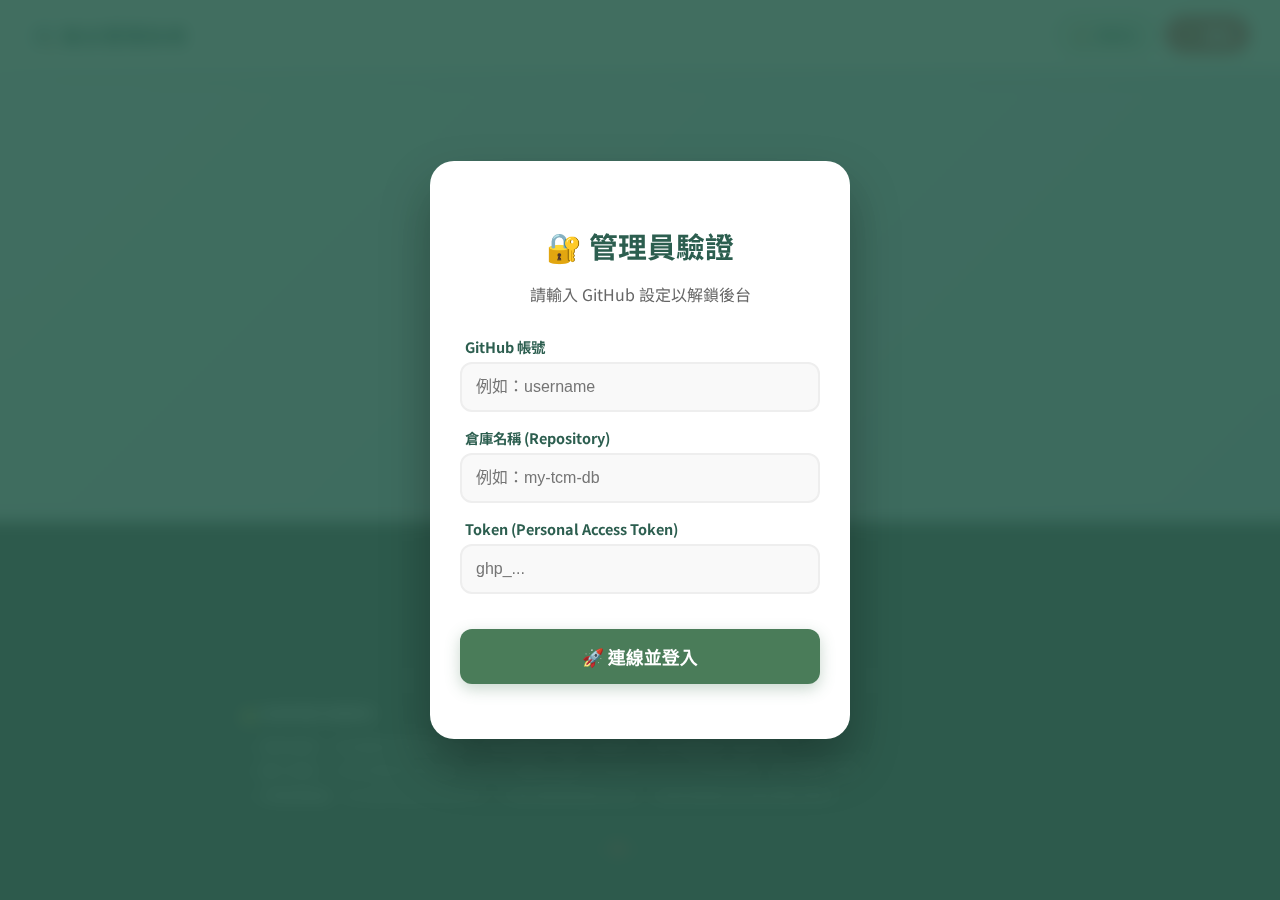
<file: admin_menu.html>
<!DOCTYPE html>
<html lang="zh-TW">
<head>
    <meta charset="UTF-8">
    <meta name="viewport" content="width=device-width, initial-scale=1.0">
    <title>後台管理入口 | 本草學園</title>
    <link href="https://fonts.googleapis.com/css2?family=Noto+Sans+TC:wght@400;500;700&display=swap" rel="stylesheet">
    <style>
        /* === 1. 全局設定 === */
        :root {
            --primary: #4A7C59;
            --primary-dark: #2C5E4F;
            --accent: #E8F5E9;
            --text-dark: #333;
            --text-light: #666;
            --danger: #dc3545;
        }

        * { box-sizing: border-box; }

        body {
            background: linear-gradient(135deg, #f5f7fa 0%, #c3cfe2 100%);
            min-height: 100vh;
            font-family: 'Noto Sans TC', sans-serif;
            margin: 0;
            display: flex;
            flex-direction: column; /* 讓頁尾置底的關鍵 */
        }

        /* === 2. 導覽列 (Navbar) === */
        nav {
            background: rgba(255, 255, 255, 0.95);
            backdrop-filter: blur(10px);
            padding: 15px 30px;
            box-shadow: 0 4px 20px rgba(0,0,0,0.05);
            display: flex;
            justify-content: space-between;
            align-items: center;
            position: fixed;
            top: 0;
            width: 100%;
            z-index: 100;
            transition: all 0.3s ease;
        }

        .nav-logo {
            font-size: 1.3rem;
            font-weight: 700;
            color: var(--primary-dark);
            display: flex;
            align-items: center;
            gap: 8px;
        }

        .nav-actions {
            display: flex;
            gap: 10px;
        }

        .nav-btn {
            text-decoration: none;
            padding: 8px 16px;
            border-radius: 50px;
            font-weight: bold;
            font-size: 0.9rem;
            transition: 0.2s;
            border: 1px solid transparent;
            display: flex;
            align-items: center;
            gap: 5px;
        }

        .btn-home {
            background: var(--accent);
            color: var(--primary-dark);
            border-color: var(--primary);
        }
        .btn-home:hover { background: #d0e8d4; }

        .btn-logout {
            background: var(--danger);
            color: white;
        }
        .btn-logout:hover { background: #c82333; }

        /* === 3. 主內容區 === */
        .container {
            width: 100%;
            max-width: 1000px;
            margin: 100px auto 40px; /* 避開 navbar */
            padding: 0 20px;
            flex: 1; /* 佔據剩餘空間 */
            text-align: center;
            /* 登入前隱藏，登入後顯示 */
            display: none; 
            animation: fadeIn 0.5s ease-out;
        }

        @keyframes fadeIn { from { opacity: 0; transform: translateY(20px); } to { opacity: 1; transform: translateY(0); } }

        h1 {
            color: var(--primary-dark);
            margin-bottom: 40px;
            font-size: 2.2rem;
            position: relative;
            display: inline-block;
        }
        
        h1::after {
            content: '';
            display: block;
            width: 60px;
            height: 4px;
            background: var(--primary);
            margin: 10px auto 0;
            border-radius: 2px;
        }

        /* === 4. 選單卡片網格 === */
        .menu-grid {
            display: grid;
            grid-template-columns: repeat(auto-fit, minmax(280px, 1fr));
            gap: 25px;
        }

        .menu-card {
            background: rgba(255, 255, 255, 0.85);
            backdrop-filter: blur(5px);
            padding: 40px 30px;
            border-radius: 24px;
            box-shadow: 0 10px 30px rgba(0,0,0,0.08);
            cursor: pointer;
            text-decoration: none;
            color: var(--text-dark);
            border: 2px solid white;
            transition: all 0.3s cubic-bezier(0.4, 0, 0.2, 1);
            position: relative;
            overflow: hidden;
        }

        .menu-card:hover {
            transform: translateY(-8px);
            box-shadow: 0 20px 40px rgba(74, 124, 89, 0.2);
            border-color: var(--primary);
        }

        .icon-box {
            width: 80px;
            height: 80px;
            background: var(--accent);
            border-radius: 50%;
            display: flex;
            align-items: center;
            justify-content: center;
            font-size: 3rem;
            margin: 0 auto 20px;
            transition: 0.3s;
        }

        .menu-card:hover .icon-box {
            transform: scale(1.1) rotate(5deg);
            background: #dcedc8;
        }

        .card-title {
            font-size: 1.6rem;
            font-weight: 700;
            color: var(--primary-dark);
            margin-bottom: 10px;
            display: block;
        }

        .card-desc {
            color: var(--text-light);
            font-size: 1rem;
            line-height: 1.6;
        }

        /* === 5. 登入視窗 (Modal) === */
        #login-overlay {
            position: fixed; top: 0; left: 0; width: 100%; height: 100%;
            background: rgba(44, 94, 79, 0.9); /* 深綠色背景 */
            backdrop-filter: blur(8px);
            z-index: 9999;
            display: flex; align-items: center; justify-content: center;
            padding: 20px;
        }

        .login-box {
            background: white;
            padding: 40px 30px;
            border-radius: 24px;
            width: 100%;
            max-width: 420px;
            text-align: center;
            box-shadow: 0 25px 50px rgba(0,0,0,0.3);
            animation: popIn 0.4s cubic-bezier(0.175, 0.885, 0.32, 1.275);
        }

        @keyframes popIn { from { opacity: 0; transform: scale(0.8); } to { opacity: 1; transform: scale(1); } }

        .login-box h2 { color: var(--primary-dark); font-size: 1.8rem; margin-bottom: 10px; }
        .login-box p { color: var(--text-light); margin-bottom: 30px; }

        .input-group { text-align: left; margin-bottom: 15px; }
        .input-group label { display: block; font-size: 0.9rem; font-weight: bold; color: var(--primary-dark); margin-bottom: 5px; margin-left: 5px; }
        
        input[type="text"], input[type="password"] {
            width: 100%; padding: 14px;
            border: 2px solid #eee; border-radius: 12px;
            font-size: 1rem; transition: 0.2s;
            background: #f9f9f9;
        }
        input:focus { border-color: var(--primary); outline: none; background: white; }

        .btn-login {
            background: var(--primary); color: white; border: none;
            padding: 15px; border-radius: 12px; font-size: 1.1rem;
            cursor: pointer; font-weight: bold; width: 100%; margin-top: 20px;
            transition: 0.2s; box-shadow: 0 5px 15px rgba(74, 124, 89, 0.3);
        }
        .btn-login:hover { background: #3a6346; transform: translateY(-2px); }

        #loading-msg { color: var(--primary); margin-top: 15px; font-weight: bold; display: none; }
        .error-msg { color: var(--danger); margin-top: 15px; font-size: 0.95rem; font-weight: bold; }

        /* === 6. 頁尾 === */
        footer {
            background: #333;
            color: #ccc;
            padding: 40px 20px;
            text-align: center;
            font-size: 0.9rem;
            margin-top: 60px;
        }

        /* === 7. 手機版優化 (Mobile Responsive) === */
        @media (max-width: 600px) {
            nav { padding: 12px 15px; }
            .nav-logo span { display: none; } /* 手機版隱藏 "後台管理系統" 文字，只留圖示，避免擁擠 */
            .nav-logo::before { content: '⚙️ 後台'; display: block; } /* 改用簡短文字 */
            
            .container { margin-top: 80px; padding: 0 15px; }
            h1 { font-size: 1.8rem; }
            
            .menu-grid { grid-template-columns: 1fr; gap: 15px; } /* 手機版強制單欄 */
            .menu-card { padding: 30px 20px; display: flex; align-items: center; text-align: left; gap: 20px; }
            
            /* 手機版卡片改為橫式排列 */
            .icon-box { margin: 0; width: 60px; height: 60px; font-size: 2rem; flex-shrink: 0; }
            .card-content { flex: 1; }
            .card-title { font-size: 1.3rem; margin-bottom: 5px; }
            .card-desc { font-size: 0.9rem; }

            .login-box { padding: 30px 20px; }
        }
    </style>
</head>
<body>

    <nav>
        <div class="nav-logo">
            <span>🛠️ 後台管理系統</span>
        </div>
        <div class="nav-actions">
            <a href="index.html" class="nav-btn btn-home">
                🏠 <span class="desktop-only">回前台</span>
            </a>
            <button onclick="logout()" class="nav-btn btn-logout">
                🚪 <span class="desktop-only">登出</span>
            </button>
        </div>
    </nav>

    <div class="container" id="main-menu">
        <h1>請選擇管理項目</h1>
        <div class="menu-grid">
            <a href="admin.html" class="menu-card">
                <div class="icon-box">💊</div>
                <div class="card-content">
                    <span class="card-title">中藥資料庫</span>
                    <span class="card-desc">管理傳統中藥材資料、圖片、基原、性味歸經與功效。</span>
                </div>
            </a>

            <a href="admin_pharma.html" class="menu-card">
                <div class="icon-box">🔬</div>
                <div class="card-content">
                    <span class="card-title">生藥資料庫</span>
                    <span class="card-desc">管理詳細生藥化學成分、結構圖與比較表。</span>
                </div>
            </a>

            <a href="admin_category.html" class="menu-card">
                <div class="icon-box">📚</div>
                <div class="card-content">
                    <span class="card-title">分類介紹編輯</span>
                    <span class="card-desc">編輯生藥各大分類的詳細介紹、合成路徑與比較表格。</span>
                </div>
            </a>
        </div>
        
        <button onclick="logout()" style="background:transparent; border:1px solid #ccc; color:#888; padding:10px 25px; border-radius:30px; margin-top:50px; cursor:pointer; font-size:0.9rem; transition:0.2s;">
            登出系統
        </button>
    </div>

    <div id="login-overlay">
        <div class="login-box">
            <h2>🔐 管理員驗證</h2>
            <p>請輸入 GitHub 設定以解鎖後台</p>
            
            <div class="input-group">
                <label>GitHub 帳號</label>
                <input type="text" id="gh-user" placeholder="例如：username">
            </div>
            <div class="input-group">
                <label>倉庫名稱 (Repository)</label>
                <input type="text" id="gh-repo" placeholder="例如：my-tcm-db">
            </div>
            <div class="input-group">
                <label>Token (Personal Access Token)</label>
                <input type="password" id="gh-token" placeholder="ghp_...">
            </div>
            
            <button class="btn-login" onclick="performLogin()">🚀 連線並登入</button>
            <div id="loading-msg">⏳ 連線驗證中...</div>
            <div id="login-msg" class="error-msg"></div>
        </div>
    </div>

    <footer style="background: #333; color: #ccc; padding: 40px 20px; text-align: center; font-size: 0.9rem; margin-top: auto;">
        <div style="max-width: 800px; margin: 0 auto; line-height: 1.8;">
            <div style="font-weight: bold; font-size: 1.1rem; color: #fff; margin-bottom: 15px;">
                <span id="footer-year"></span> © 本草學園 (Pharma Garden)
            </div>
            <p style="margin-bottom: 20px;">
                本網站內容由學生練習製作，<br>
                <strong>僅供學術交流、國考複習與教育用途使用</strong>。
            </p>
            <hr style="border: 0; border-top: 1px solid #555; margin: 20px 0;">
            <div style="text-align: left; font-size: 0.85rem; color: #aaa;">
                <p style="color: #ddd; margin-bottom: 8px;"><strong>⚠️ 免責與著作權聲明：</strong></p>
                <ul style="padding-left: 20px; margin: 0;">
                    <li><strong>資料來源：</strong>內容彙整自藥學教科書、學術講義及網路公開資訊，著作權歸原作者所有。</li>
                    <li><strong>圖片來源：</strong>化學結構圖與植物圖片引用自 <strong>Wikimedia Commons</strong> 及公有領域資源，僅作教學示意。</li>
                    <li><strong>非醫療建議：</strong>本站資訊僅供學習參考，不構成醫療建議或診斷，用藥問題請諮詢專業醫師藥師。</li>
                </ul>
            </div>
            <div style="margin-top: 30px; font-size: 0.8rem; color: #666;">
                Designed with ❤️ by Pharmacy Student
            </div>
        </div>
    </footer>

    <script src="utils.js"></script>

    <script>
        // 頁面載入時檢查是否已登入
        document.addEventListener('DOMContentLoaded', () => {
            document.getElementById('footer-year').innerText = new Date().getFullYear();
            const savedConfig = localStorage.getItem('tcm_admin_config');
            if (savedConfig) {
                const config = JSON.parse(savedConfig);
                // 自動填入欄位
                document.getElementById('gh-user').value = config.user;
                document.getElementById('gh-repo').value = config.repo;
                document.getElementById('gh-token').value = config.token;
                
                // 自動驗證
                verifyAndUnlock(config.token, config.user, config.repo);
            }
        });

        function performLogin() {
            const user = document.getElementById('gh-user').value.trim();
            const repo = document.getElementById('gh-repo').value.trim();
            const token = document.getElementById('gh-token').value.trim();

            if (!user || !repo || !token) {
                showError("請填寫完整資訊");
                return;
            }
            verifyAndUnlock(token, user, repo);
        }

        function verifyAndUnlock(token, user, repo) {
            const loading = document.getElementById('loading-msg');
            const errorDiv = document.getElementById('login-msg');
            
            loading.style.display = 'block';
            errorDiv.innerText = "";

            // 呼叫 utils.js
            if (typeof initGitHubConfig === 'undefined') {
                showError("找不到 utils.js，請檢查檔案");
                loading.style.display = 'none';
                return;
            }

            initGitHubConfig(token, user, repo)
                .then(() => {
                    // 驗證成功
                    const config = { token, user, repo };
                    localStorage.setItem('tcm_admin_config', JSON.stringify(config));
                    
                    // 淡出登入框，淡入主選單
                    document.getElementById('login-overlay').style.transition = 'opacity 0.5s';
                    document.getElementById('login-overlay').style.opacity = '0';
                    setTimeout(() => {
                        document.getElementById('login-overlay').style.display = 'none';
                        const menu = document.getElementById('main-menu');
                        menu.style.display = 'block';
                    }, 500);
                })
                .catch(err => {
                    showError("驗證失敗：" + err.message);
                    // 失敗也要顯示登入框 (如果是自動登入失敗的情況)
                    document.getElementById('login-overlay').style.display = 'flex';
                })
                .finally(() => {
                    loading.style.display = 'none';
                });
        }

        function showError(msg) {
            document.getElementById('login-msg').innerText = msg;
        }

        function logout() {
            if(confirm("確定要登出嗎？")) {
                localStorage.removeItem('tcm_admin_config');
                location.reload();
            }
        }
    </script>
</body>
</html>
</file>
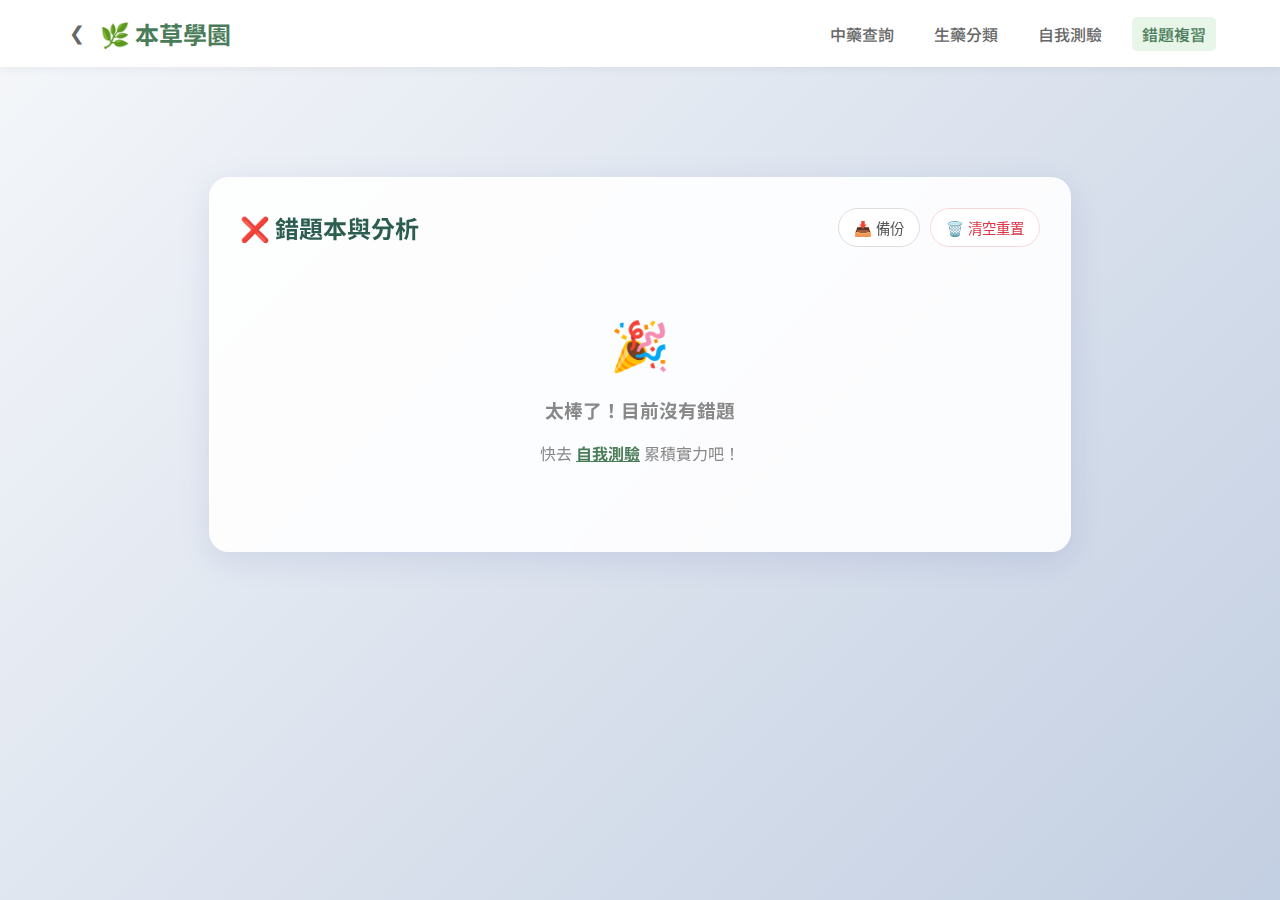
<file: mistakes.html>
<!DOCTYPE html>
<html lang="zh-TW">
<head>
    <meta charset="UTF-8">
    <meta name="viewport" content="width=device-width, initial-scale=1.0">
    <title>智能錯題本 | 本草學園</title>
    <link rel="stylesheet" href="style.css">
    <link href="https://fonts.googleapis.com/css2?family=Noto+Sans+TC:wght@400;500;700&display=swap" rel="stylesheet">
    <style>
        /* === 繼承 quiz.html 的質感風格 === */
        body { background: linear-gradient(135deg, #f5f7fa 0%, #c3cfe2 100%); min-height: 100vh; font-family: 'Noto Sans TC', sans-serif; margin: 0; padding: 0; }
        
        /* 導覽列 */
        nav { display: flex; justify-content: space-between; align-items: center; padding: 1rem 5%; background: rgba(255,255,255,0.98); box-shadow: 0 2px 10px rgba(0,0,0,0.05); position: sticky; top: 0; z-index: 1000; }
        .nav-left { display: flex; align-items: center; gap: 10px; }
        .back-btn { font-size: 1.2rem; cursor: pointer; border: none; background: none; color: #666; }
        .logo { font-weight: 700; font-size: 1.5rem; color: #4A7C59; text-decoration: none; }
        .menu { list-style: none; display: flex; gap: 20px; padding: 0; margin: 0; }
        .menu li a { text-decoration: none; color: #666; font-weight: 500; padding: 5px 10px; border-radius: 5px; transition: 0.3s; }
        .menu li a.active, .menu li a:hover { color: #4A7C59; background: #e8f5e9; }
        .burger { display: none; font-size: 1.5rem; cursor: pointer; color: #4A7C59; }
        @media (max-width: 768px) {
            .burger { display: block; }
            .menu { display: none; flex-direction: column; position: absolute; top: 60px; left: 0; width: 100%; background: white; box-shadow: 0 5px 10px rgba(0,0,0,0.1); padding: 20px 0; text-align: center; }
            .menu.show { display: flex; }
        }

        /* 主面板 */
        .glass-panel { background: rgba(255, 255, 255, 0.9); backdrop-filter: blur(10px); border-radius: 20px; padding: 30px; box-shadow: 0 8px 32px 0 rgba(31, 38, 135, 0.1); border: 1px solid rgba(255, 255, 255, 0.18); margin-bottom: 20px; max-width: 800px; margin: 30px auto; min-height: 300px; }
        
        /* === 新增：弱點分析儀表板 === */
        .stats-box {
            background: #fff; border-radius: 15px; padding: 20px; margin-bottom: 25px;
            box-shadow: 0 4px 15px rgba(0,0,0,0.05); border: 1px solid #e0e0e0;
        }
        .stat-row { display: flex; align-items: center; margin-bottom: 8px; font-size: 0.9rem; color: #555; }
        .stat-label { width: 80px; font-weight: bold; }
        .stat-bar-bg { flex: 1; height: 10px; background: #eee; border-radius: 5px; overflow: hidden; margin: 0 10px; }
        .stat-bar-fill { height: 100%; background: linear-gradient(90deg, #ff9a9e 0%, #fecfef 99%, #fecfef 100%); border-radius: 5px; width: 0%; transition: width 0.5s ease; }
        .stat-count { width: 40px; text-align: right; font-weight: bold; color: #4A7C59; }
        .weakness-alert {
            background: #fff3cd; color: #856404; padding: 10px 15px; border-radius: 8px;
            font-size: 0.9rem; margin-top: 15px; border-left: 4px solid #ffeeba;
        }

        /* 錯題卡片 */
        .mistake-card {
            background: white; border-radius: 12px; padding: 20px; margin-bottom: 15px;
            border-left: 6px solid #dc3545; /* 紅色代表錯誤 */
            box-shadow: 0 4px 6px rgba(0,0,0,0.05); display: flex; justify-content: space-between; align-items: center;
            transition: transform 0.2s;
        }
        .mistake-card:hover { transform: translateY(-3px); box-shadow: 0 8px 15px rgba(0,0,0,0.1); }
        .m-info h3 { margin: 0 0 5px 0; color: #333; font-size: 1.2rem; }
        .m-meta { font-size: 0.85rem; color: #888; margin-top: 5px; }
        .m-tag { background: #ffebee; color: #c62828; padding: 3px 10px; border-radius: 20px; font-size: 0.8rem; font-weight: bold; margin-left: 5px; }
        .wrong-ans { color: #dc3545; text-decoration: line-through; margin-right: 5px; font-weight:bold; }
        
        /* 按鈕群 */
        .ai-btn { background: linear-gradient(135deg, #667eea 0%, #764ba2 100%); color: white; border: none; padding: 8px 18px; border-radius: 50px; cursor: pointer; font-size: 0.9rem; font-weight: bold; display: flex; align-items: center; gap: 5px; transition: 0.2s; white-space: nowrap; }
        .ai-btn:hover { transform: scale(1.05); }
        .btn-sm { padding: 8px 15px; border: 1px solid #ddd; background: white; border-radius: 20px; cursor: pointer; font-size: 0.9rem; transition: 0.2s; color: #555; }
        .btn-sm:hover { background: #eee; }
        .btn-danger { color: #dc3545; border-color: #f8d7da; }
        .btn-danger:hover { background: #f8d7da; }

        /* 彈窗 */
        .modal { display:none; position:fixed; top:0; left:0; width:100%; height:100%; background:rgba(0,0,0,0.5); z-index:1000; animation: fadeIn 0.3s; }
        .modal-content { background:white; width:90%; max-width:500px; margin:10vh auto; padding:30px; border-radius:20px; position:relative; box-shadow: 0 20px 50px rgba(0,0,0,0.2); }
        @keyframes fadeIn { from {opacity:0} to {opacity:1} }
    </style>
</head>
<body>
    <nav>
        <div class="nav-left">
            <button class="back-btn" onclick="location.href='index.html'">❮</button>
            <a href="index.html" class="logo">🌿 本草學園</a>
        </div>
        <div class="burger" onclick="toggleMenu()">☰</div>
        <ul class="menu" id="nav-menu">
            <li><a href="index.html">中藥查詢</a></li>
            <li><a href="pharmacognosy.html">生藥分類</a></li>
            <li><a href="quiz.html">自我測驗</a></li>
            <li><a href="mistakes.html" class="active">錯題複習</a></li>
        </ul>
    </nav>

    <main>
        <div class="glass-panel">
            <div style="display:flex; justify-content:space-between; align-items:center; margin-bottom:20px; flex-wrap:wrap; gap:10px;">
                <h2 style="color:#2C5E4F; margin:0;">❌ 錯題本與分析</h2>
                <div style="display:flex; gap:10px;">
                    <button class="btn-sm" onclick="exportMistakes()">📥 備份</button>
                    <button class="btn-sm btn-danger" onclick="clearMistakes()">🗑️ 清空重置</button>
                </div>
            </div>

            <div id="analysis-panel" class="stats-box" style="display:none;">
                <h3 style="margin-top:0; color:#333; font-size:1rem;">📊 你的弱點分析</h3>
                <div id="stats-bars">
                    </div>
                <div id="ai-suggestion" class="weakness-alert">
                    </div>
            </div>

            <div id="mistakes-list">
                <p style="text-align:center; color:#999;">讀取中...</p>
            </div>
        </div>
    </main>

    <div id="ai-modal" class="modal">
        <div class="modal-content">
            <span onclick="closeModal()" style="position:absolute; right:20px; top:20px; cursor:pointer; font-size:1.5rem; color:#999;">&times;</span>
            <h3 style="color:#764ba2; margin-top:0;">🤖 AI 助教分析</h3>
            <p style="color:#666; font-size:0.95rem;">複製下方指令，詢問 ChatGPT 或 Gemini 為什麼你會錯：</p>
            <textarea id="ai-prompt-box" style="width:100%; height:120px; padding:15px; border-radius:12px; border:2px solid #eee; resize:none; margin-bottom:15px;"></textarea>
            <div style="text-align:right;">
                <button class="ai-btn" onclick="copyPrompt()">📋 複製指令</button>
            </div>
        </div>
    </div>

    <script>
        function toggleMenu() { document.getElementById('nav-menu').classList.toggle('show'); }

        const modeMap = {
            'origin': '基原', 'chemistry': '成分', 'effects': '功效', 
            'family': '科名', 'latin_name': '生藥名', 'image': '外觀',
            'chinese_name': '中藥名'
        };

        // --- 核心：讀取與分析 ---
        function loadMistakes() {
            const container = document.getElementById('mistakes-list');
            if (!container) return;
            container.innerHTML = "";

            let list = [];
            try {
                const rawData = localStorage.getItem('tcm_mistakes_v2');
                if (rawData) list = JSON.parse(rawData);
            } catch (e) {
                console.error("Data error", e);
                localStorage.removeItem('tcm_mistakes_v2');
                list = [];
            }

            if (!Array.isArray(list) || list.length === 0) {
                container.innerHTML = `
                    <div style="text-align:center; padding:40px; color:#888;">
                        <div style="font-size:3rem; margin-bottom:10px;">🎉</div>
                        <h3>太棒了！目前沒有錯題</h3>
                        <p>快去 <a href="quiz.html" style="color:#4A7C59; font-weight:bold;">自我測驗</a> 累積實力吧！</p>
                    </div>`;
                document.getElementById('analysis-panel').style.display = 'none'; // 沒資料就隱藏分析
                return;
            }

            // 1. 執行弱點統計
            renderStatistics(list);

            // 2. 顯示列表 (排序：最新的在上面)
            list.sort((a, b) => (b.timestamp || 0) - (a.timestamp || 0));

            list.forEach(item => {
                try {
                    // ★ 時間格式：顯示年月日時分秒
                    const dateObj = new Date(item.timestamp);
                    const dateStr = dateObj.toLocaleString('zh-TW', { 
                        year: 'numeric', month: '2-digit', day: '2-digit', 
                        hour: '2-digit', minute: '2-digit', second: '2-digit', hour12: false 
                    });
                    
                    const modeName = modeMap[item.mode] || item.mode || '綜合';
                    let wrongDisplay = String(item.wrong_choise || '未作答');
                    if (wrongDisplay.includes('http') || wrongDisplay.includes('images/')) wrongDisplay = "[圖片]";
                    
                    const div = document.createElement('div');
                    div.className = 'mistake-card';
                    div.innerHTML = `
                        <div class="m-info">
                            <h3>${item.name || '未知藥材'} <span class="m-tag">${modeName}</span></h3>
                            <div class="m-meta">
                                <span>累積錯誤: <b style="color:#dc3545">${item.count || 1}</b> 次</span>
                                <span style="margin:0 10px; color:#ddd;">|</span>
                                <span>🕒 ${dateStr}</span>
                            </div>
                            <div style="font-size:0.9rem; color:#555; margin-top:8px;">
                                誤選為: <span class="wrong-ans">${wrongDisplay}</span>
                            </div>
                        </div>
                        <button class="ai-btn" onclick="analyzeError('${item.name}', '${modeName}', '${wrongDisplay}')">
                            ✨ AI分析
                        </button>
                    `;
                    container.appendChild(div);
                } catch (err) { console.warn("Skip broken item"); }
            });
        }

        // --- ★ 新增：弱點統計邏輯 ---
        function renderStatistics(list) {
            const statsPanel = document.getElementById('analysis-panel');
            const barsContainer = document.getElementById('stats-bars');
            const aiSuggestion = document.getElementById('ai-suggestion');
            
            statsPanel.style.display = 'block';
            
            // 1. 計算各模式錯誤次數
            const counts = {};
            let maxCount = 0;
            let totalErrors = 0;
            
            list.forEach(item => {
                const modeName = modeMap[item.mode] || item.mode;
                counts[modeName] = (counts[modeName] || 0) + (item.count || 1); // 累加該藥材的錯誤次數
                totalErrors += (item.count || 1);
            });

            // 找出最大值用來算比例
            for (let k in counts) {
                if (counts[k] > maxCount) maxCount = counts[k];
            }

            // 2. 排序並生成長條圖 HTML
            // 將 counts 轉為陣列排序: [['基原', 5], ['成分', 2]...]
            const sortedCounts = Object.entries(counts).sort((a, b) => b[1] - a[1]);
            
            let barsHtml = "";
            sortedCounts.forEach(([mode, count]) => {
                const percent = (count / totalErrors) * 100; // 佔總錯誤的百分比 (或是用 maxCount 做相對比例)
                const widthPercent = (count / maxCount) * 100; // 視覺上的長度
                
                barsHtml += `
                    <div class="stat-row">
                        <div class="stat-label">${mode}</div>
                        <div class="stat-bar-bg">
                            <div class="stat-bar-fill" style="width: ${widthPercent}%;"></div>
                        </div>
                        <div class="stat-count">${count}次</div>
                    </div>
                `;
            });
            barsContainer.innerHTML = barsHtml;

            // 3. 自動生成建議評語
            const weakestMode = sortedCounts[0][0]; // 錯最多的那個
            let advice = "";
            if (weakestMode.includes("基原")) advice = "你的「基原」錯誤率最高！建議整理一份『多基原藥材對照表』加強記憶。";
            else if (weakestMode.includes("成分")) advice = "「化學成分」是你的弱點，建議搭配結構圖，並注意『指標成分』的區分。";
            else if (weakestMode.includes("外觀")) advice = "你對「藥材外觀」比較陌生，建議在測驗時多選『圖片模式』來刷題！";
            else if (weakestMode.includes("科名")) advice = "「科名」容易搞混，試著用口訣把同科的藥材串在一起背誦。";
            else advice = `看來你在「${weakestMode}」這部分遇到瓶頸了，建議針對這個主題進行單項特訓！`;

            aiSuggestion.innerHTML = `💡 <b>學習診斷：</b>${advice}`;
        }

        function clearMistakes() {
            if(confirm("⚠️ 確定要清空錯題本嗎？")) {
                localStorage.removeItem('tcm_mistakes_v2');
                loadMistakes();
            }
        }

        function exportMistakes() {
            const data = localStorage.getItem('tcm_mistakes_v2');
            if (!data || data === "[]") return alert("沒資料可備份");
            const blob = new Blob([data], {type: "application/json"});
            const a = document.createElement('a');
            a.href = URL.createObjectURL(blob);
            a.download = `錯題備份.json`;
            a.click();
        }

        // AI 彈窗
        function analyzeError(name, mode, wrong) {
            document.getElementById('ai-modal').style.display = 'block';
            document.getElementById('ai-prompt-box').value = 
                `我複習中藥「${name}」的「${mode}」時誤選了「${wrong}」。請幫我分析混淆原因並提供記憶口訣。`;
        }
        function copyPrompt() {
            document.getElementById('ai-prompt-box').select();
            document.execCommand("copy");
            alert("已複製！");
        }
        function closeModal() { document.getElementById('ai-modal').style.display = 'none'; }
        window.onclick = function(e) { if(e.target == document.getElementById('ai-modal')) closeModal(); }

        loadMistakes();
    </script>
</body>
</html>
</file>
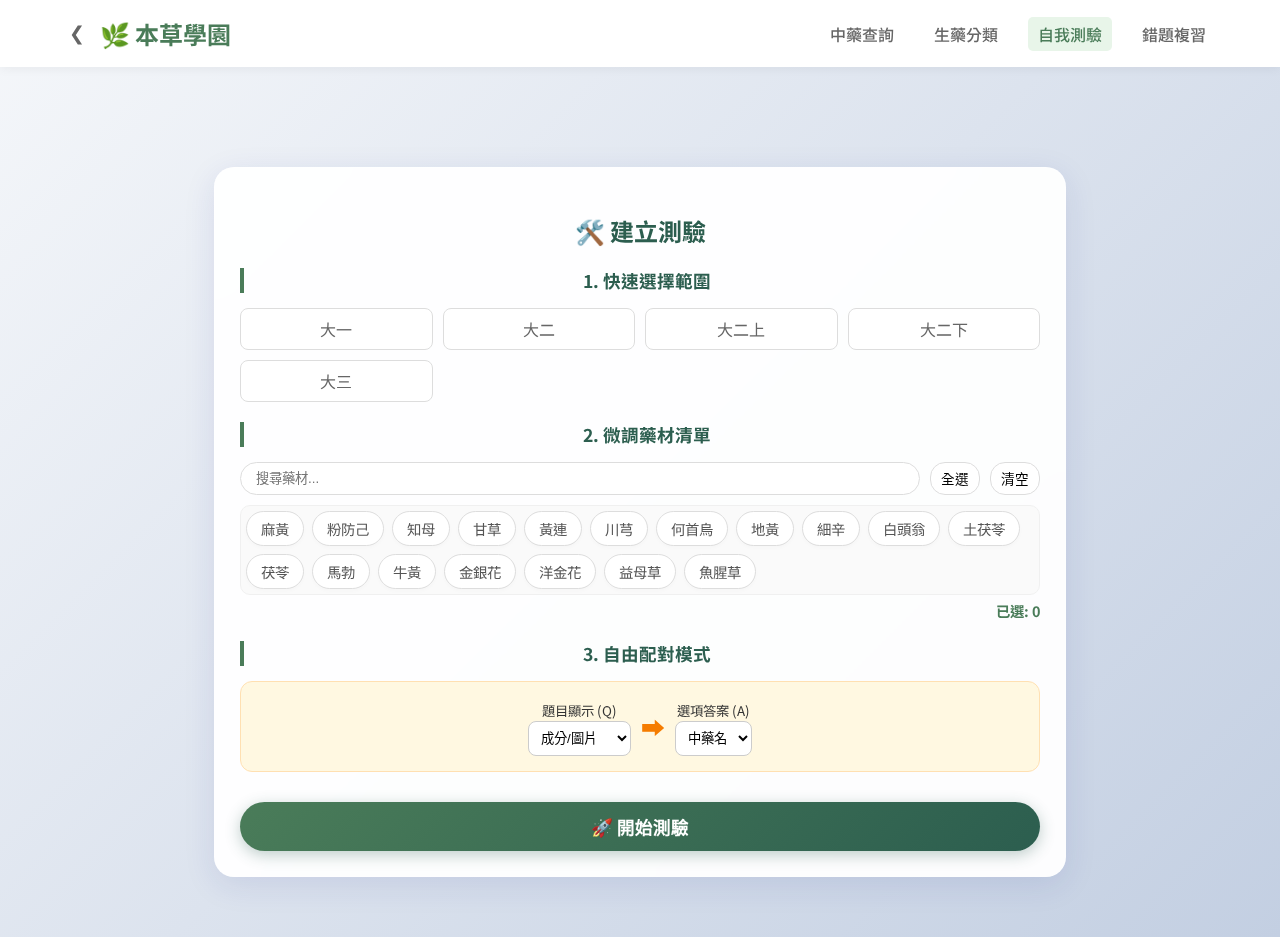
<file: quiz.html>
<!DOCTYPE html>
<html lang="zh-TW">
<head>
    <meta charset="UTF-8">
    <meta name="viewport" content="width=device-width, initial-scale=1.0">
    <title>自我測驗 | 本草學園</title>
    <link rel="stylesheet" href="style.css">
    <link href="https://fonts.googleapis.com/css2?family=Noto+Sans+TC:wght@400;500;700&display=swap" rel="stylesheet">
    <style>
        /* =========================================
           ✨ 全域與導覽列樣式 (強制修復選單消失問題)
           ========================================= */
        body {
            background: linear-gradient(135deg, #f5f7fa 0%, #c3cfe2 100%);
            min-height: 100vh;
            font-family: 'Noto Sans TC', sans-serif;
            margin: 0; padding: 0;
        }

        /* 導覽列 Nav */
        nav {
            display: flex; justify-content: space-between; align-items: center;
            padding: 1rem 5%; background: rgba(255,255,255,0.98);
            box-shadow: 0 2px 10px rgba(0,0,0,0.05); position: sticky; top: 0; z-index: 1000;
        }
        .nav-left { display: flex; align-items: center; gap: 10px; }
        .back-btn { font-size: 1.2rem; cursor: pointer; border: none; background: none; color: #666; }
        .logo { font-weight: 700; font-size: 1.5rem; color: #4A7C59; text-decoration: none; }

        /* 選單與漢堡按鈕 */
        .menu { list-style: none; display: flex; gap: 20px; padding: 0; margin: 0; }
        .menu li a { text-decoration: none; color: #666; font-weight: 500; padding: 5px 10px; border-radius: 5px; transition: 0.3s; }
        .menu li a.active, .menu li a:hover { color: #4A7C59; background: #e8f5e9; }
        
        .burger { display: none; font-size: 1.5rem; cursor: pointer; color: #4A7C59; }

        @media (max-width: 768px) {
            .burger { display: block; }
            .menu {
                display: none; flex-direction: column; position: absolute;
                top: 60px; left: 0; width: 100%; background: white;
                box-shadow: 0 5px 10px rgba(0,0,0,0.1); padding: 20px 0; text-align: center;
            }
            .menu.show { display: flex; }
        }

        /* =========================================
           🧪 測驗專屬樣式
           ========================================= */
        .glass-panel {
            background: rgba(255, 255, 255, 0.95);
            backdrop-filter: blur(10px);
            border-radius: 20px;
            padding: 25px;
            box-shadow: 0 8px 32px 0 rgba(31, 38, 135, 0.1);
            border: 1px solid rgba(255, 255, 255, 0.18);
            margin-bottom: 20px;
            max-width: 800px; margin: 20px auto;
        }

        .section-title {
            font-size: 1.1rem; color: #2C5E4F; font-weight: bold;
            margin-bottom: 15px; border-left: 4px solid #4A7C59; padding-left: 10px;
        }

        /* --- 1. 年級 Checkbox --- */
        .checkbox-grid { display: grid; grid-template-columns: repeat(4, 1fr); gap: 10px; }
        .grade-check { cursor: pointer; }
        .grade-check input { display: none; }
        .grade-box {
            display: block; text-align: center; padding: 8px;
            border: 1px solid #ddd; border-radius: 8px; color: #666; background: white; transition: 0.2s;
        }
        .grade-check input:checked ~ .grade-box {
            background: #e8f5e9; border-color: #4A7C59; color: #2C5E4F; font-weight: bold;
        }

        /* --- 2. 藥材小按鈕 (Chips) --- */
        .herb-chip-container {
            display: flex; flex-wrap: wrap; gap: 8px;
            max-height: 250px; overflow-y: auto;
            padding: 5px; border: 1px solid #f0f0f0; border-radius: 10px; background: #fafafa;
        }
        
        .herb-chip { cursor: pointer; user-select: none; }
        .herb-chip input { display: none; } /* 隱藏原本的 checkbox */
        
        .chip-content {
            display: inline-block;
            padding: 6px 14px;
            border: 1px solid #ddd;
            border-radius: 20px; /* 圓角膠囊狀 */
            background: white;
            color: #555;
            font-size: 0.9rem;
            transition: all 0.2s;
            box-shadow: 0 2px 4px rgba(0,0,0,0.02);
        }

        /* 選中時的樣式 (變綠色) */
        .herb-chip input:checked ~ .chip-content {
            background: #4A7C59;
            color: white;
            border-color: #4A7C59;
            box-shadow: 0 4px 8px rgba(74, 124, 89, 0.3);
            transform: translateY(-1px);
        }

        /* --- 3. 自由配對模式 --- */
        .mode-selector {
            display: flex; gap: 10px; align-items: center; justify-content: center;
            background: #fff8e1; padding: 15px; border-radius: 12px; border: 1px solid #ffe0b2;
        }
        .mode-select { padding: 8px; border-radius: 8px; border: 1px solid #ccc; background: white; }

        /* --- 4. 測驗按鈕與進度條 --- */
        .progress-container { width: 100%; background: #e0e0e0; height: 8px; border-radius: 10px; margin-bottom: 20px; overflow: hidden; }
        .progress-bar { height: 100%; background: linear-gradient(90deg, #4A7C59, #81c784); width: 0%; transition: width 0.3s; }

        .question-text { font-size: 1.8rem; font-weight: bold; color: #333; margin: 15px 0; text-align: center; }
        .question-img { max-height: 180px; max-width: 100%; display: block; margin: 10px auto; border-radius: 8px; }

        .option-grid { display: grid; grid-template-columns: 1fr 1fr; gap: 15px; }
        @media (max-width: 600px) { .option-grid { grid-template-columns: 1fr; } }

        .option-btn {
            background: white; border: 2px solid #eee; border-radius: 15px;
            padding: 15px; min-height: 60px; cursor: pointer;
            display: flex; flex-direction: column; align-items: center; justify-content: center;
            font-size: 1.1rem; color: #444; transition: 0.2s; position: relative;
        }
        .option-btn:hover { border-color: #4A7C59; box-shadow: 0 5px 15px rgba(0,0,0,0.05); }
        .option-btn img { max-height: 80px; object-fit: contain; margin-bottom: 5px; }
        
        .option-btn.correct { background: #d4edda; border-color: #28a745; color: #155724; }
        .option-btn.wrong { background: #f8d7da; border-color: #dc3545; color: #721c24; animation: shake 0.4s; }
        @keyframes shake { 0%, 100% { transform: translateX(0); } 25% { transform: translateX(-5px); } 75% { transform: translateX(5px); } }

        .btn-primary {
            background: linear-gradient(135deg, #4A7C59 0%, #2C5E4F 100%);
            color: white; border: none; padding: 12px; border-radius: 50px;
            font-size: 1.1rem; font-weight: bold; cursor: pointer; width: 100%; margin-top: 20px;
            box-shadow: 0 4px 15px rgba(44, 94, 79, 0.3); transition: 0.3s;
        }
        .btn-primary:hover { transform: scale(1.02); }
        .btn-sm { padding: 4px 10px; border: 1px solid #ddd; background: white; border-radius: 15px; cursor: pointer; font-size: 0.85rem; }

    </style>
</head>
<body>
    <nav>
        <div class="nav-left">
            <button class="back-btn" onclick="location.href='index.html'">❮</button>
            <a href="index.html" class="logo">🌿 本草學園</a>
        </div>
        <div class="burger" onclick="toggleMenu()">☰</div>
        <ul class="menu" id="nav-menu">
            <li><a href="index.html">中藥查詢</a></li>
            <li><a href="pharmacognosy.html">生藥分類</a></li>
            <li><a href="quiz.html" class="active">自我測驗</a></li>
            <li><a href="mistakes.html">錯題複習</a></li>
        </ul>
    </nav>

    <main>
        
        <div id="setup-panel" class="glass-panel">
            <h2 style="text-align:center; color:#2C5E4F; margin-bottom:20px;">🛠️ 建立測驗</h2>
            
            <div style="margin-bottom:20px;">
                <div class="section-title">1. 快速選擇範圍</div>
                <div class="checkbox-grid">
                    <label class="grade-check"><input type="checkbox" name="grade" value="大一" onchange="batchSelectByGrade()"><span class="grade-box">大一</span></label>
                    <label class="grade-check"><input type="checkbox" name="grade" value="大二" onchange="batchSelectByGrade()"><span class="grade-box">大二</span></label>
                    <label class="grade-check"><input type="checkbox" name="grade" value="大二上" onchange="batchSelectByGrade()"><span class="grade-box">大二上</span></label>
                    <label class="grade-check"><input type="checkbox" name="grade" value="大二下" onchange="batchSelectByGrade()"><span class="grade-box">大二下</span></label>
                    <label class="grade-check"><input type="checkbox" name="grade" value="大三" onchange="batchSelectByGrade()"><span class="grade-box">大三</span></label>
                </div>
            </div>

            <div style="margin-bottom:20px;">
                <div class="section-title">2. 微調藥材清單</div>
                <div style="display:flex; gap:10px; margin-bottom:10px;">
                    <input type="text" id="filter-search" placeholder="搜尋藥材..." oninput="renderHerbList()" 
                           style="flex:1; padding:8px 15px; border:1px solid #ddd; border-radius:20px; outline:none;">
                    <button class="btn-sm" onclick="toggleSelectAll(true)">全選</button>
                    <button class="btn-sm" onclick="toggleSelectAll(false)">清空</button>
                </div>
                
                <div id="herb-chip-container" class="herb-chip-container">
                    </div>
                <div style="text-align:right; font-size:0.9rem; color:#4A7C59; margin-top:5px; font-weight:bold;" id="selected-count">已選: 0</div>
            </div>

            <div style="margin-bottom:10px;">
                <div class="section-title">3. 自由配對模式</div>
                <div class="mode-selector">
                    <div style="text-align:center;">
                        <small>題目顯示 (Q)</small><br>
                        <select id="mode-question" class="mode-select">
                            <option value="chinese_name">中藥名</option>
                            <option value="origin">基原(學名)</option>
                            <option value="chemistry" selected>成分/圖片</option>
                            <option value="image">中藥外觀圖</option>
                            <option value="effects">功效</option>
                        </select>
                    </div>
                    <div style="font-size:1.5rem; color:#f57c00;">➡</div>
                    <div style="text-align:center;">
                        <small>選項答案 (A)</small><br>
                        <select id="mode-answer" class="mode-select">
                            <option value="chinese_name" selected>中藥名</option>
                            <option value="latin_name">生藥名</option>
                            <option value="family">科名</option>
                            <option value="origin">基原</option>
                        </select>
                    </div>
                </div>
            </div>

            <button class="btn-primary" onclick="startQuiz()">🚀 開始測驗</button>
        </div>

        <div id="quiz-panel" class="glass-panel" style="display: none;">
            <div style="display:flex; justify-content:space-between; color:#666; font-weight:bold; font-size:0.9rem; margin-bottom:10px;">
                <span>進度 <span id="q-current">1</span> / <span id="q-total">10</span></span>
                <span style="color:#4A7C59;">得分: <span id="q-score">0</span></span>
            </div>
            
            <div class="progress-container">
                <div id="progress-bar" class="progress-bar"></div>
            </div>

            <div id="quiz-content">
                </div>
        </div>

        <div id="result-panel" class="glass-panel" style="display: none; text-align:center;">
            <h2 style="color:#333;">📊 測驗結果</h2>
            <h1 id="final-score" style="font-size:4rem; color:#4A7C59; margin:20px 0;">100</h1>
            <p id="result-msg" style="color:#666; font-size:1.1rem;">恭喜完成！</p>
            <div style="display:flex; gap:10px; margin-top:30px;">
                <button class="btn-primary" onclick="location.reload()" style="flex:1; background:#666;">🔄 再測一次</button>
                <button class="btn-primary" onclick="location.href='mistakes.html'" style="flex:1;">查看錯題本</button>
            </div>
        </div>

    </main>

    <script src="app.js"></script> <script>
        // --- 漢堡選單邏輯 (確保選單能開關) ---
        function toggleMenu() {
            const menu = document.getElementById('nav-menu');
            menu.classList.toggle('show');
        }

        // --- 全域變數 ---
        window.allHerbs = [];   
        window.quizList = [];   
        window.currentIdx = 0;
        window.score = 0;
        window.selectedHerbIds = new Set(); // 記錄使用者勾選的 ID

        // --- 1. 初始化與資料載入 ---
        document.addEventListener('DOMContentLoaded', async () => {
            try {
                const res = await fetch('data/herbs.json');
                if (!res.ok) throw new Error("Load failed");
                window.allHerbs = await res.json();
                
                // 載入完成後，直接渲染所有藥材的「小按鈕」
                window.renderHerbList();
                // ... (在 window.renderHerbList(); 之後加入以下程式碼) ...

    // === 新增功能：防止題目與答案選到一樣的 ===
    const qSelect = document.getElementById('mode-question');
    const aSelect = document.getElementById('mode-answer');

    function updateAnswerOptions() {
        const qVal = qSelect.value;
        
        // 遍歷答案選單的所有選項
        Array.from(aSelect.options).forEach(opt => {
            // 如果選項值跟題目一樣，就設為 disabled (不可選)
            if (opt.value === qVal) {
                opt.disabled = true;
                // 如果目前剛好選到這個被禁用的，就自動跳到下一個可用的選項
                if (aSelect.value === qVal) {
                    const firstAvailable = Array.from(aSelect.options).find(o => o.value !== qVal);
                    if (firstAvailable) aSelect.value = firstAvailable.value;
                }
            } else {
                opt.disabled = false; // 其他的恢復可選
            }
        });
    }

    // 綁定事件：當題目改變時，更新答案選項
    qSelect.addEventListener('change', updateAnswerOptions);
    
    // 初始化時先執行一次
    updateAnswerOptions();
            } catch (err) {
                console.error(err);
                alert('資料庫載入失敗，請檢查 data/herbs.json');
            }
        });

        // --- 2. 渲染藥材小按鈕 (Chips) ---
        window.renderHerbList = function() {
            const container = document.getElementById('herb-chip-container');
            const term = document.getElementById('filter-search').value.trim().toLowerCase();
            
            container.innerHTML = ""; // 清空
            
            // 過濾邏輯：如果有搜尋詞就過濾，沒有就顯示全部
            const filtered = window.allHerbs.filter(h => !term || h.chinese_name.includes(term));
            
            if (filtered.length === 0) {
                container.innerHTML = `<div style="width:100%; text-align:center; color:#999; padding:10px;">找不到符合的藥材</div>`;
                return;
            }

            filtered.forEach(herb => {
                const label = document.createElement('label');
                label.className = 'herb-chip';
                
                // 檢查 Set 裡有沒有這個 ID
                const isChecked = window.selectedHerbIds.has(herb.id) ? 'checked' : '';

                label.innerHTML = `
                    <input type="checkbox" value="${herb.id}" onchange="window.handleChipChange(this)" ${isChecked}>
                    <span class="chip-content">${herb.chinese_name}</span>
                `;
                container.appendChild(label);
            });
            window.updateCount();
        };

        // 處理小按鈕點擊
        window.handleChipChange = function(checkbox) {
            const id = parseInt(checkbox.value);
            if (checkbox.checked) window.selectedHerbIds.add(id);
            else window.selectedHerbIds.delete(id);
            window.updateCount();
        };

        window.updateCount = function() {
            document.getElementById('selected-count').innerText = `已選: ${window.selectedHerbIds.size}`;
        };

        // --- 3. 批次功能 ---
        // 年級勾選
       // === 修改後的 JS：年級批次勾選 (即時連動) ===
window.batchSelectByGrade = function() {
    // 1. 找出目前「被勾選」的年級
    const checkedGrades = Array.from(document.querySelectorAll('input[name="grade"]:checked')).map(cb => cb.value);
    
    // 2. 找出目前「沒被勾選」的年級 (用來執行取消選取)
    const uncheckedGrades = Array.from(document.querySelectorAll('input[name="grade"]:not(:checked)')).map(cb => cb.value);

    // 3. 遍歷所有藥材，根據年級決定是 加入 還是 移除
    window.allHerbs.forEach(herb => {
        if (checkedGrades.includes(herb.grade)) {
            // 如果這味藥的年級是被勾選的 -> 加入選取
            window.selectedHerbIds.add(herb.id);
        } else if (uncheckedGrades.includes(herb.grade)) {
            // 如果這味藥的年級是沒被勾選的 -> 移除選取 (這樣才能實現按掉就變白)
            window.selectedHerbIds.delete(herb.id);
        }
    });

    // 4. 立刻重新渲染畫面，讓你看到變綠/變白
    window.renderHerbList();
};

        // 全選 / 清空 (只針對目前顯示的)
        window.toggleSelectAll = function(selectAll) {
            const visibleInputs = document.querySelectorAll('#herb-chip-container input');
            visibleInputs.forEach(input => {
                input.checked = selectAll;
                const id = parseInt(input.value);
                if (selectAll) window.selectedHerbIds.add(id);
                else window.selectedHerbIds.delete(id);
            });
            window.updateCount();
        };

        // --- 4. 測驗核心 ---
        window.startQuiz = function() {
            // 轉換 Set 為 Array
            window.quizList = window.allHerbs.filter(h => window.selectedHerbIds.has(h.id));

            if (window.quizList.length === 0) return alert("請至少選擇一味藥材！");

            const qMode = document.getElementById('mode-question').value;
            const aMode = document.getElementById('mode-answer').value;
            if (qMode === aMode) return alert("題目跟答案不能一樣啦！");

            // 初始化
            window.currentIdx = 0;
            window.score = 0;
            window.quizList.sort(() => Math.random() - 0.5);

            document.getElementById('setup-panel').style.display = 'none';
            document.getElementById('quiz-panel').style.display = 'block';
            document.getElementById('q-total').innerText = window.quizList.length;

            window.nextQuestion();
        };

        window.nextQuestion = function() {
            if (window.currentIdx >= window.quizList.length) return window.endQuiz();

            const herb = window.quizList[window.currentIdx];
            const qMode = document.getElementById('mode-question').value;
            const aMode = document.getElementById('mode-answer').value;

            // UI 更新
            document.getElementById('q-current').innerText = window.currentIdx + 1;
            document.getElementById('q-score').innerText = window.score;
            document.getElementById('progress-bar').style.width = `${((window.currentIdx) / window.quizList.length) * 100}%`;

            // 產生題目
            let qHtml = "";
            let qData = window.getFieldData(herb, qMode);
            
            // 處理隨機抽取
            let qShow = "";
            if (Array.isArray(qData)) {
                const rnd = qData[Math.floor(Math.random() * qData.length)];
                if (typeof rnd === 'object' && rnd.image) {
                    qShow = rnd.name; 
                    qHtml = `<img src="${rnd.image}" class="question-img">`; 
                } else {
                    qShow = rnd;
                }
            } else {
                qShow = qData;
            }

            if (qMode === 'image') {
                qHtml = `<img src="${herb.image || 'images/placeholder.jpg'}" class="question-img" onerror="this.src='images/placeholder.jpg'">`;
            } else if (!qHtml) {
                qHtml = `<div class="question-text">${qShow}</div>`;
            }

            const modeMap = {'chinese_name':'中藥名', 'origin':'基原', 'chemistry':'成分', 'image':'外觀', 'effects':'功效', 'family':'科名', 'latin_name':'生藥名'};
            
            const content = `
                <div style="text-align:center;">
                    <span style="background:#2C5E4F; color:white; padding:3px 10px; border-radius:20px; font-size:0.8rem;">題目：${modeMap[qMode]}</span>
                    ${qHtml}
                    <p style="color:#666; margin-top:10px;">請選擇正確的 <b>${modeMap[aMode]}</b></p>
                </div>
            `;

            // 產生選項
            let correctData = window.getFieldData(herb, aMode);
            let correctLabel = "";
            if (Array.isArray(correctData)) {
                let rnd = correctData[Math.floor(Math.random() * correctData.length)];
                correctLabel = (typeof rnd === 'object') ? rnd.name : rnd;
            } else {
                correctLabel = correctData;
            }

            let options = [{ label: correctLabel, isCorrect: true }];

            // 錯誤選項
            let attempts = 0;
            while(options.length < 4 && attempts < 200) {
                attempts++;
                const rndHerb = window.allHerbs[Math.floor(Math.random() * window.allHerbs.length)];
                if (rndHerb.id === herb.id) continue;

                let wrongVal = window.getFieldData(rndHerb, aMode);
                let wrongLabel = "";
                if (Array.isArray(wrongVal)) {
                    let rnd = wrongVal[0];
                    wrongLabel = (typeof rnd === 'object') ? rnd.name : rnd;
                } else {
                    wrongLabel = wrongVal;
                }
                if (!wrongLabel) wrongLabel = "無資料";
                if (!options.some(o => o.label === wrongLabel)) options.push({ label: wrongLabel, isCorrect: false, herbName: rndHerb.chinese_name });
            }
            options.sort(() => Math.random() - 0.5);

            let btnsHtml = "";
            options.forEach(opt => {
                const safeLabel = opt.label.replace(/'/g, "\\'");
                btnsHtml += `<button class="option-btn" onclick="window.checkAnswer(this, ${opt.isCorrect}, '${safeLabel}')">${opt.label}</button>`;
            });

            document.getElementById('quiz-content').innerHTML = content + `<div class="option-grid">${btnsHtml}</div>`;
        };

        window.getFieldData = function(herb, mode) {
            if (mode === 'image') return herb.image;
            return herb[mode] || "無資料";
        };

        window.checkAnswer = function(btn, isCorrect, btnLabel) {
            const allBtns = document.querySelectorAll('.option-btn');
            allBtns.forEach(b => b.disabled = true);
            const herb = window.quizList[window.currentIdx];
            const qMode = document.getElementById('mode-question').value;

            if (isCorrect) {
                btn.classList.add('correct');
                window.score += 10;
            } else {
                btn.classList.add('wrong');
                // 錯題本儲存
                window.saveDetailedMistake(herb, qMode, btnLabel);
            }

            setTimeout(() => {
                window.currentIdx++;
                window.nextQuestion();
            }, 1000);
        };

        window.endQuiz = function() {
            document.getElementById('quiz-panel').style.display = 'none';
            document.getElementById('result-panel').style.display = 'block';
            document.getElementById('final-score').innerText = window.score;
        };

        window.saveDetailedMistake = function(herb, mode, wrongText) {
            let mistakes = JSON.parse(localStorage.getItem('tcm_mistakes_v2') || "[]");
            const existing = mistakes.find(m => m.herb_id === herb.id && m.mode === mode);
            if (existing) {
                existing.count += 1;
                existing.last_time = Date.now();
                existing.last_wrong = wrongText;
            } else {
                mistakes.push({
                    id: Date.now(),
                    herb_id: herb.id,
                    name: herb.chinese_name,
                    mode: mode, 
                    wrong_choise: wrongText,
                    timestamp: Date.now(),
                    count: 1
                });
            }
            localStorage.setItem('tcm_mistakes_v2', JSON.stringify(mistakes));
        };
    </script>
</body>
</html>
</file>
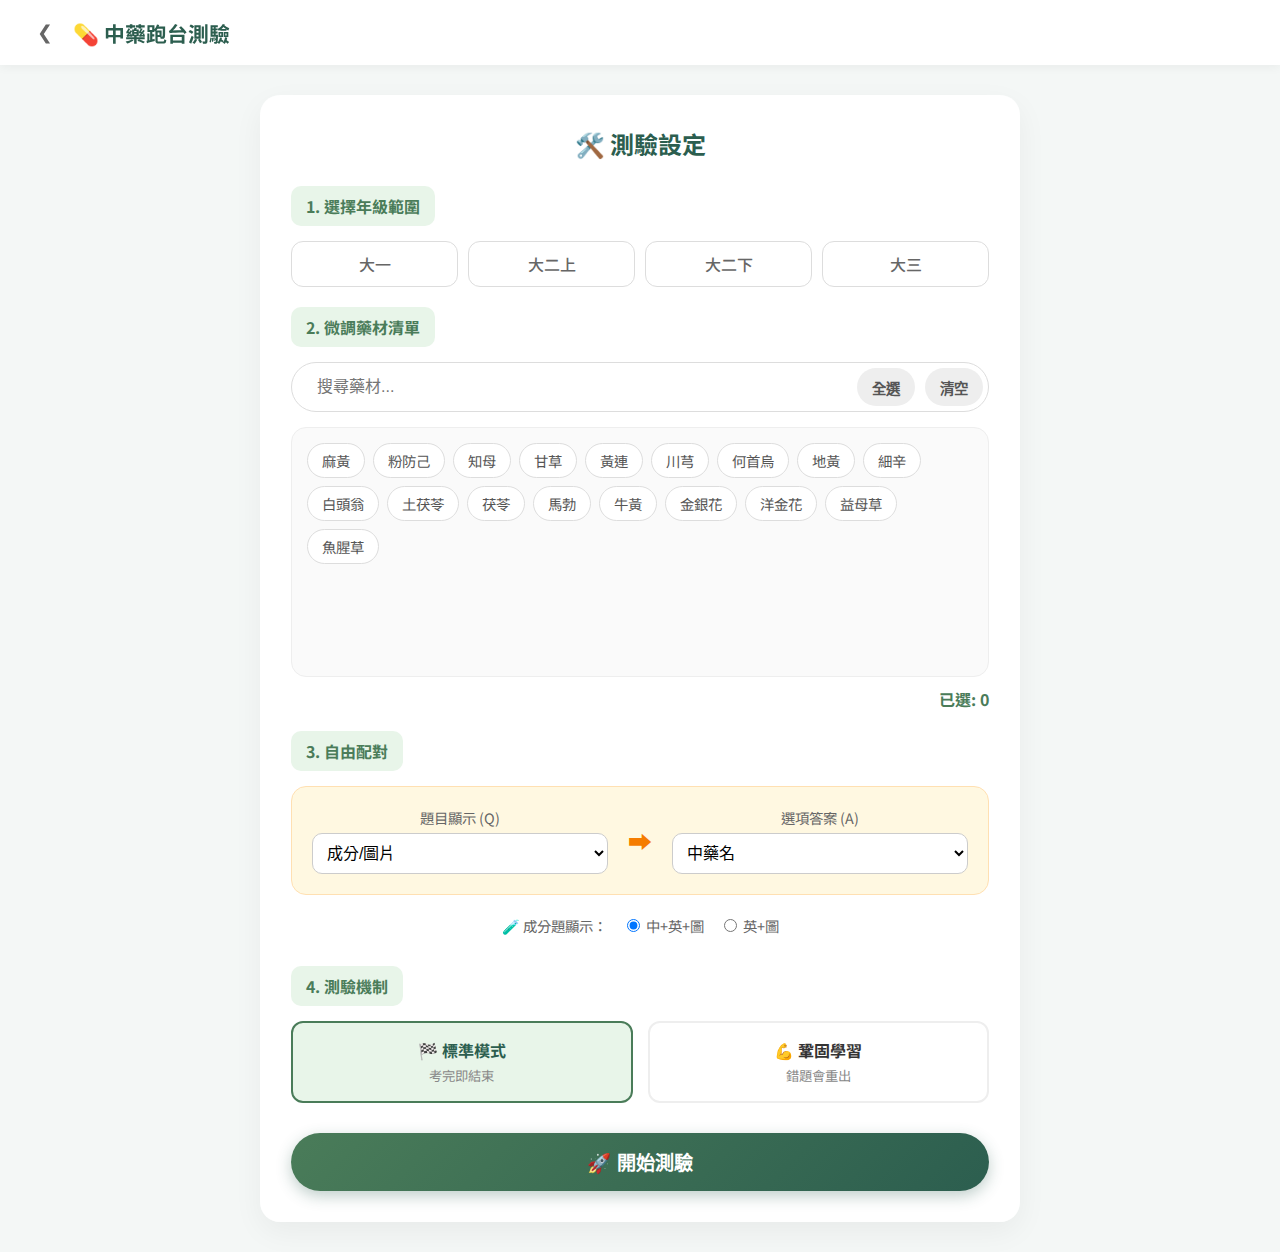
<file: quiz_tcm.html>
<!DOCTYPE html>
<html lang="zh-TW">
<head>
    <meta charset="UTF-8">
    <meta name="viewport" content="width=device-width, initial-scale=1.0">
    <title>中藥跑台測驗 | 本草學園</title>
    <link href="https://fonts.googleapis.com/css2?family=Noto+Sans+TC:wght@400;500;700&display=swap" rel="stylesheet">
    <style>
        /* === 核心變數與重置 === */
        :root {
            --primary: #4A7C59;
            --primary-dark: #2C5E4F;
            --accent: #E8F5E9;
            --text: #333;
            --bg: #f4f7f6;
        }
        body { background: var(--bg); font-family: 'Noto Sans TC', sans-serif; margin: 0; color: var(--text); }
        * { box-sizing: border-box; }

        /* === 導覽列 (統一風格) === */
        nav { 
            background: white; padding: 1rem 2rem; 
            box-shadow: 0 2px 10px rgba(0,0,0,0.05); 
            display: flex; justify-content: space-between; align-items: center; 
            position: sticky; top: 0; z-index: 100;
        }
        .nav-left { display: flex; align-items: center; gap: 15px; }
        .back-btn { 
            background: none; border: none; font-size: 1.2rem; cursor: pointer; color: #666; 
            padding: 5px; border-radius: 50%; transition: 0.2s;
        }
        .back-btn:hover { background: #eee; color: var(--primary); }
        .logo { font-size: 1.3rem; font-weight: 700; color: var(--primary-dark); text-decoration: none; }

        /* === 主容器 === */
        main { max-width: 800px; margin: 30px auto; padding: 0 20px; }

        /* === 玻璃擬態面板 === */
        .panel {
            background: rgba(255, 255, 255, 0.95);
            border-radius: 20px;
            padding: 30px;
            box-shadow: 0 10px 30px rgba(0,0,0,0.05);
            margin-bottom: 30px;
            border: 1px solid rgba(255,255,255,0.5);
        }
        .panel-title { 
            text-align: center; color: var(--primary-dark); margin: 0 0 25px 0; font-size: 1.5rem; 
            display: flex; align-items: center; justify-content: center; gap: 10px;
        }

        /* === 區塊標題 === */
        .section-header { 
            font-size: 1rem; color: var(--primary); font-weight: bold; 
            margin-bottom: 15px; display: flex; align-items: center; gap: 8px;
            background: var(--accent); padding: 8px 15px; border-radius: 10px; width: fit-content;
        }

        /* === 1. 年級篩選 (美化 Checkbox) === */
        .grade-grid { display: flex; gap: 10px; flex-wrap: wrap; margin-bottom: 20px; }
        .grade-label { cursor: pointer; flex: 1; min-width: 80px; }
        .grade-label input { display: none; }
        .grade-box { 
            display: block; text-align: center; padding: 10px; 
            border: 1px solid #ddd; border-radius: 12px; color: #666; 
            background: white; transition: 0.2s; font-weight: 500;
        }
        .grade-label input:checked + .grade-box { 
            background: var(--primary); color: white; border-color: var(--primary); 
            box-shadow: 0 4px 10px rgba(74, 124, 89, 0.3); transform: translateY(-2px);
        }

        /* === 2. 藥材選擇 (Chips) === */
        .search-bar { 
            display: flex; gap: 10px; margin-bottom: 15px; 
            background: white; padding: 5px; border-radius: 50px; border: 1px solid #ddd;
        }
        .search-input { 
            flex: 1; border: none; padding: 10px 20px; font-size: 1rem; outline: none; background: transparent; 
        }
        .action-btn { 
            padding: 8px 15px; border: none; border-radius: 20px; cursor: pointer; font-size: 0.9rem; 
            background: #eee; color: #555; transition: 0.2s; font-weight: bold;
        }
        .action-btn:hover { background: #ddd; }

        .herb-container { 
            height: 250px; overflow-y: auto; padding: 15px; 
            background: #fafafa; border-radius: 15px; border: 1px solid #eee;
            display: flex; flex-wrap: wrap; gap: 8px; align-content: flex-start;
        }
        .herb-chip { cursor: pointer; }
        .herb-chip input { display: none; }
        .chip-text { 
            display: inline-block; padding: 6px 14px; border-radius: 20px; 
            background: white; border: 1px solid #ddd; color: #555; font-size: 0.9rem; transition: 0.2s; 
        }
        .herb-chip:hover .chip-text { background: #f0f0f0; }
        .herb-chip input:checked + .chip-text { 
            background: var(--primary-dark); color: white; border-color: var(--primary-dark); 
        }

        /* === 3. 配對模式 (Cards) === */
        .match-card { 
            background: #fff8e1; border-radius: 15px; padding: 20px; 
            display: flex; align-items: center; justify-content: center; gap: 20px; flex-wrap: wrap;
            border: 1px solid #ffe0b2;
        }
        .select-group { text-align: center; flex: 1; }
        .select-styled { 
            width: 100%; padding: 10px; border-radius: 10px; border: 1px solid #ccc; 
            background: white; font-size: 1rem; cursor: pointer; outline: none;
        }
        .arrow { font-size: 1.5rem; color: #f57c00; }

        /* === 4. 測驗機制 (Radio Cards) === */
        .logic-grid { display: flex; gap: 15px; }
        .logic-label { flex: 1; cursor: pointer; }
        .logic-label input { display: none; }
        .logic-box { 
            display: block; padding: 15px; border: 2px solid #eee; border-radius: 12px; 
            text-align: center; transition: 0.2s; background: white;
        }
        .logic-label input:checked + .logic-box { 
            border-color: var(--primary); background: var(--accent); color: var(--primary-dark);
        }

        /* === 開始按鈕 === */
        .btn-start { 
            background: linear-gradient(135deg, #4A7C59, #2C5E4F); color: white; border: none; 
            padding: 15px; width: 100%; border-radius: 50px; font-size: 1.2rem; font-weight: bold; 
            cursor: pointer; box-shadow: 0 5px 15px rgba(44, 94, 79, 0.3); transition: 0.3s;
        }
        .btn-start:hover { transform: translateY(-2px); box-shadow: 0 8px 20px rgba(44, 94, 79, 0.4); }

        /* === 測驗中畫面 === */
        .progress-track { background: #eee; height: 10px; border-radius: 5px; overflow: hidden; margin: 15px 0; }
        .progress-fill { background: var(--primary); height: 100%; width: 0%; transition: 0.3s; }
        
        .q-card { text-align: center; margin: 20px 0; }
        .q-img { max-height: 200px; max-width: 100%; border-radius: 10px; margin-bottom: 15px; cursor: zoom-in; box-shadow: 0 4px 10px rgba(0,0,0,0.1); }
        .q-text { font-size: 1.6rem; font-weight: bold; color: var(--text); margin: 10px 0; }
        
        .options-grid { display: grid; grid-template-columns: 1fr 1fr; gap: 15px; }
        .option-btn { 
            background: white; border: 2px solid #eee; border-radius: 15px; padding: 15px; 
            font-size: 1.1rem; cursor: pointer; transition: 0.2s; min-height: 70px;
            display: flex; align-items: center; justify-content: center; text-align: center;
        }
        .option-btn:hover { border-color: #ccc; background: #f9f9f9; }
        .option-btn.correct { background: #d4edda; border-color: #28a745; color: #155724; }
        .option-btn.wrong { background: #f8d7da; border-color: #dc3545; color: #721c24; animation: shake 0.4s; }

        @keyframes shake { 0%, 100% { transform: translateX(0); } 25% { transform: translateX(-5px); } 75% { transform: translateX(5px); } }
        @media (max-width: 600px) { .options-grid { grid-template-columns: 1fr; } }

        /* === 結果畫面 === */
        .score-circle { 
            width: 150px; height: 150px; background: var(--primary); color: white; border-radius: 50%; 
            display: flex; align-items: center; justify-content: center; font-size: 3.5rem; font-weight: bold; 
            margin: 20px auto; box-shadow: 0 10px 30px rgba(74, 124, 89, 0.3);
        }
    </style>
</head>
<body>

    <nav>
        <div class="nav-left">
            <button class="back-btn" onclick="location.href='quiz.html'">❮</button>
            <a href="index.html" class="logo">💊 中藥跑台測驗</a>
        </div>
    </nav>

    <main>
        <div id="setup-panel" class="panel">
            <h2 class="panel-title">🛠️ 測驗設定</h2>
            
            <div class="section-header">1. 選擇年級範圍</div>
            <div class="grade-grid">
                <label class="grade-label"><input type="checkbox" name="grade" value="大一" onchange="window.batchSelectByGrade()"><span class="grade-box">大一</span></label>
                <label class="grade-label"><input type="checkbox" name="grade" value="大二上" onchange="window.batchSelectByGrade()"><span class="grade-box">大二上</span></label>
                <label class="grade-label"><input type="checkbox" name="grade" value="大二下" onchange="window.batchSelectByGrade()"><span class="grade-box">大二下</span></label>
                <label class="grade-label"><input type="checkbox" name="grade" value="大三" onchange="window.batchSelectByGrade()"><span class="grade-box">大三</span></label>
            </div>

            <div class="section-header">2. 微調藥材清單</div>
            <div class="search-bar">
                <input type="text" id="filter-search" class="search-input" placeholder="搜尋藥材..." onkeyup="window.renderHerbList()">
                <button class="action-btn" onclick="window.toggleSelectAll(true)">全選</button>
                <button class="action-btn" onclick="window.toggleSelectAll(false)">清空</button>
            </div>
            <div id="herb-chip-container" class="herb-container">
                <p style="text-align:center; width:100%; color:#999; margin-top:50px;">載入中...</p>
            </div>
            <div style="text-align:right; margin-top:10px; color:var(--primary); font-weight:bold;" id="selected-count">已選: 0</div>

            <div class="section-header" style="margin-top:20px;">3. 自由配對</div>
            <div class="match-card">
                <div class="select-group">
                    <label style="display:block; margin-bottom:5px; color:#666; font-size:0.9rem;">題目顯示 (Q)</label>
                    <select id="mode-question" class="select-styled">
                        <option value="chinese_name">中藥名</option>
                        <option value="family_ch">科名 (中文)</option>
                        <option value="family_en">科名 (英文)</option>
                        <option value="origin">基原(學名)</option>
                        <option value="chemistry" selected>成分/圖片</option>
                        <option value="image">中藥外觀圖</option>
                        <option value="effects">功效</option>
                        <option value="latin_name">生藥名</option>
                    </select>
                </div>
                <div class="arrow">➡</div>
                <div class="select-group">
                    <label style="display:block; margin-bottom:5px; color:#666; font-size:0.9rem;">選項答案 (A)</label>
                    <select id="mode-answer" class="select-styled">
                        <option value="chinese_name" selected>中藥名</option>
                        <option value="latin_name">生藥名</option>
                        <option value="family_ch">科名 (中文)</option>
                        <option value="family_en">科名 (英文)</option>
                        <option value="origin">基原</option>
                        <option value="effects">功效</option>
                    </select>
                </div>
            </div>
            
            <div style="margin-top:10px; padding:10px; background:#fff; border-radius:10px; display:flex; gap:15px; justify-content:center; font-size:0.9rem; color:#666;">
                <span>🧪 成分題顯示：</span>
                <label><input type="radio" name="chemDisplay" value="full" checked> 中+英+圖</label>
                <label><input type="radio" name="chemDisplay" value="en_img"> 英+圖</label>
            </div>

            <div class="section-header" style="margin-top:20px;">4. 測驗機制</div>
            <div class="logic-grid">
                <label class="logic-label">
                    <input type="radio" name="quizLogic" value="standard" checked>
                    <span class="logic-box">
                        <strong>🏁 標準模式</strong><br><small style="color:#888">考完即結束</small>
                    </span>
                </label>
                <label class="logic-label">
                    <input type="radio" name="quizLogic" value="reinforce">
                    <span class="logic-box">
                        <strong>💪 鞏固學習</strong><br><small style="color:#888">錯題會重出</small>
                    </span>
                </label>
            </div>

            <div style="margin-top:30px;">
                <button class="btn-start" onclick="window.startQuiz()">🚀 開始測驗</button>
            </div>
        </div>

        <div id="quiz-panel" class="panel" style="display: none;">
            <div style="display:flex; justify-content:space-between; font-weight:bold; color:#666;">
                <span>進度 <span id="q-current">1</span> / <span id="q-total">10</span></span>
                <span style="color:var(--primary);">得分: <span id="q-score">0</span></span>
            </div>
            <div class="progress-track"><div id="progress-bar" class="progress-fill"></div></div>
            
            <div id="quiz-content" class="q-card"></div>

            <div style="display:flex; justify-content:center; gap:15px; margin-top:20px;">
                <button id="btn-next" class="btn-start" onclick="window.nextQuestion(true)" style="display:none; width:auto; padding:10px 40px;">下一題 ➡</button>
                <button id="btn-finish" class="btn-start" onclick="window.endQuiz()" style="display:none; width:auto; padding:10px 40px; background:#333;">🏁 結束</button>
            </div>
        </div>

        <div id="result-panel" class="panel" style="display: none; text-align:center;">
            <h2>📊 測驗結果</h2>
            <div class="score-circle" id="final-score">100</div>
            <p id="result-msg" style="font-size:1.2rem; color:#666; margin-bottom:30px;">恭喜完成！</p>
            
            <button id="btn-retry-mistakes" class="btn-start" onclick="window.retryMistakes()" style="display:none; background:#dc3545; margin-bottom:15px;">🔥 錯誤題重測</button>
            
            <div style="display:flex; gap:10px; justify-content:center;">
                <button class="btn-start" onclick="window.restartQuiz()" style="font-size:1rem; padding:12px 20px;">🔄 再測一次</button>
                <button class="btn-start" onclick="window.backToSetup()" style="font-size:1rem; padding:12px 20px; background:white; border:2px solid #ccc; color:#666;">⚙️ 回設定</button>
            </div>
            
            <button onclick="location.href='quiz.html'" style="background:transparent; border:none; color:#666; text-decoration:underline; margin-top:20px; cursor:pointer;">回測驗大廳</button>
        </div>
    </main>

    <script>
        // === 邏輯區 (完全保留您的功能) ===
        window.allHerbs = []; window.quizList = []; window.currentIdx = 0;
        window.score = 0; window.selectedHerbIds = new Set(); 
        window.quizLogic = "standard"; window.sessionWrongHerbs = []; 

        document.addEventListener('DOMContentLoaded', async () => {
            try {
                const res = await fetch('data/herbs.json');
                if (!res.ok) throw new Error("HTTP error " + res.status);
                window.allHerbs = await res.json();
                window.renderHerbList();
                
                const qSelect = document.getElementById('mode-question');
                const aSelect = document.getElementById('mode-answer');
                function updateAnswerOptions() {
                    const qVal = qSelect.value;
                    Array.from(aSelect.options).forEach(opt => { opt.disabled = (opt.value === qVal); });
                }
                qSelect.addEventListener('change', updateAnswerOptions);
                updateAnswerOptions();
            } catch (err) {
                console.error(err);
                document.getElementById('herb-chip-container').innerHTML = `<p style="color:red; text-align:center;">❌ 資料載入失敗</p>`;
            }
        });

        window.renderHerbList = function() {
            const container = document.getElementById('herb-chip-container');
            const term = document.getElementById('filter-search').value.trim().toLowerCase();
            container.innerHTML = "";
            const filtered = window.allHerbs.filter(h => !term || h.chinese_name.includes(term));
            
            if (filtered.length === 0) {
                container.innerHTML = `<div style="width:100%; text-align:center; color:#999; padding:10px;">找不到符合的藥材</div>`;
                return;
            }
            filtered.forEach(herb => {
                const label = document.createElement('label');
                label.className = 'herb-chip';
                const isChecked = window.selectedHerbIds.has(herb.id) ? 'checked' : '';
                label.innerHTML = `<input type="checkbox" value="${herb.id}" onchange="window.handleChipChange(this)" ${isChecked}><span class="chip-text">${herb.chinese_name}</span>`;
                container.appendChild(label);
            });
            window.updateCount();
        };

        window.handleChipChange = function(cb) {
            const id = parseInt(cb.value);
            if (cb.checked) window.selectedHerbIds.add(id); else window.selectedHerbIds.delete(id);
            window.updateCount();
        };
        window.updateCount = function() { document.getElementById('selected-count').innerText = `已選: ${window.selectedHerbIds.size}`; };

        window.batchSelectByGrade = function() {
            const checked = Array.from(document.querySelectorAll('input[name="grade"]:checked')).map(c => c.value);
            const unchecked = Array.from(document.querySelectorAll('input[name="grade"]:not(:checked)')).map(c => c.value);
            window.allHerbs.forEach(h => {
                if (checked.includes(h.grade)) window.selectedHerbIds.add(h.id);
                else if (unchecked.includes(h.grade)) window.selectedHerbIds.delete(h.id);
            });
            window.renderHerbList();
        };

        window.toggleSelectAll = function(select) {
            document.querySelectorAll('#herb-chip-container input').forEach(i => {
                i.checked = select;
                const id = parseInt(i.value);
                if (select) window.selectedHerbIds.add(id); else window.selectedHerbIds.delete(id);
            });
            window.updateCount();
        };

        // --- 測驗核心 ---
        window.startQuiz = function() {
            window.quizList = window.allHerbs.filter(h => window.selectedHerbIds.has(h.id));
            if (window.quizList.length === 0) return alert("請至少選擇一味藥材！");
            const qMode = document.getElementById('mode-question').value;
            const aMode = document.getElementById('mode-answer').value;
            if (qMode === aMode) return alert("題目和答案不能一樣！");

            window.quizLogic = document.querySelector('input[name="quizLogic"]:checked').value;
            window.currentIdx = 0; window.score = 0; window.sessionWrongHerbs = [];
            window.quizList.sort(() => Math.random() - 0.5);

            document.getElementById('setup-panel').style.display = 'none';
            document.getElementById('quiz-panel').style.display = 'block';
            document.getElementById('result-panel').style.display = 'none';
            document.getElementById('q-total').innerText = window.quizList.length;
            window.nextQuestion();
        };

        function parseOptionData(data, mode) {
            let label = "", image = null, html = "";
            let target = Array.isArray(data) ? data[Math.floor(Math.random() * data.length)] : data;

            if (typeof target === 'object' && target !== null && (target.name_en || target.family_ch)) {
                if (mode === 'chemistry') {
                    const setting = document.querySelector('input[name="chemDisplay"]:checked').value;
                    let parts = [];
                    if (target.name_en) parts.push(target.name_en);
                    if (setting === 'full' && target.name_ch) parts.push(target.name_ch);
                    label = parts.join('<br>');
                    image = target.image;
                } else {
                    label = target.name || target.name_en || JSON.stringify(target);
                    image = target.image;
                }
            } else { label = target; }

            if (mode === 'image') { image = (typeof target === 'string') ? target : target.image; label = ""; }

            if (image) html += `<img src="${image}" class="q-img">`;
            if (label) html += `<div style="${image?'font-size:0.9rem':''}">${label}</div>`;
            return { label, image, html };
        }

        window.getFieldData = function(herb, mode) {
            if (mode === 'image') return herb.image;
            if (mode === 'family_ch') return herb.family_ch || "無中文科名";
            if (mode === 'family_en') return herb.family_en || "無英文科名";
            return herb[mode] || "無資料";
        };

        window.nextQuestion = function(manual) {
            if (manual) window.currentIdx++;
            if (window.currentIdx >= window.quizList.length) return window.endQuiz();

            document.getElementById('btn-next').style.display = 'none';
            document.getElementById('q-current').innerText = window.currentIdx + 1;
            document.getElementById('q-score').innerText = window.score;
            document.getElementById('progress-bar').style.width = `${((window.currentIdx)/window.quizList.length)*100}%`;

            const herb = window.quizList[window.currentIdx];
            const qMode = document.getElementById('mode-question').value;
            const aMode = document.getElementById('mode-answer').value;

            const qRaw = window.getFieldData(herb, qMode);
            const qObj = parseOptionData(qRaw, qMode);
            const modeName = { 'chinese_name':'中藥名', 'chemistry':'成分', 'image':'外觀', 'effects':'功效' };

            const content = `
                <div style="text-align:center;">
                    <span style="background:#2C5E4F; color:white; padding:4px 12px; border-radius:20px; font-size:0.85rem;">題目：${modeName[qMode] || qMode}</span>
                    <div style="margin:20px 0;">${qObj.html}</div>
                    <p style="color:#666;">請選擇正確的 <b>${modeName[aMode] || aMode}</b></p>
                </div>
            `;

            let correctRaw = window.getFieldData(herb, aMode);
            let correctObj = parseOptionData(correctRaw, aMode);
            let options = [{ ...correctObj, isCorrect: true }];

            let attempts = 0;
            while(options.length < 4 && attempts < 200) {
                attempts++;
                const rnd = window.allHerbs[Math.floor(Math.random() * window.allHerbs.length)];
                if (rnd.id === herb.id) continue;
                let wrongRaw = window.getFieldData(rnd, aMode);
                let wrongObj = parseOptionData(wrongRaw, aMode);
                if (!wrongObj.label && !wrongObj.image) continue;
                if (!options.some(o => o.label === wrongObj.label)) options.push({ ...wrongObj, isCorrect: false });
            }
            options.sort(() => Math.random() - 0.5);

            let btnsHtml = options.map(opt => 
                `<button class="option-btn" onclick="window.checkAnswer(this, ${opt.isCorrect})">${opt.html}</button>`
            ).join('');

            document.getElementById('quiz-content').innerHTML = content + `<div class="options-grid">${btnsHtml}</div>`;
        };

        window.checkAnswer = function(btn, isCorrect) {
            document.querySelectorAll('.option-btn').forEach(b => b.disabled = true);
            const herb = window.quizList[window.currentIdx];

            if (isCorrect) {
                btn.classList.add('correct');
                window.score += 10;
            } else {
                btn.classList.add('wrong');
                if(!window.sessionWrongHerbs.find(h => h.id === herb.id)) window.sessionWrongHerbs.push(herb);
                if (window.quizLogic === "reinforce") {
                    window.quizList.splice(window.currentIdx + 3, 0, herb);
                    document.getElementById('q-total').innerText = window.quizList.length;
                }
            }
            document.getElementById('q-score').innerText = window.score;
            
            setTimeout(() => {
                if (window.currentIdx === window.quizList.length - 1) {
                    document.getElementById('btn-finish').style.display = 'block';
                } else {
                    window.nextQuestion(true);
                }
            }, 1000); // 自動跳下一題
        };

        window.endQuiz = function() {
            document.getElementById('quiz-panel').style.display = 'none';
            document.getElementById('result-panel').style.display = 'block';
            document.getElementById('final-score').innerText = window.score;
            
            const btnRetry = document.getElementById('btn-retry-mistakes');
            if (window.sessionWrongHerbs.length > 0) {
                btnRetry.style.display = 'block';
                btnRetry.innerText = `🔥 錯誤題重測 (${window.sessionWrongHerbs.length}題)`;
            } else {
                btnRetry.style.display = 'none';
            }
        };

        window.retryMistakes = function() {
            window.quizList = [...window.sessionWrongHerbs];
            window.sessionWrongHerbs = [];
            window.restartQuiz();
        };

        window.restartQuiz = function() {
            window.currentIdx = 0; window.score = 0;
            window.quizList.sort(() => Math.random() - 0.5);
            document.getElementById('result-panel').style.display = 'none';
            document.getElementById('quiz-panel').style.display = 'block';
            document.getElementById('q-total').innerText = window.quizList.length;
            window.nextQuestion();
        };

        window.backToSetup = function() {
            document.getElementById('result-panel').style.display = 'none';
            document.getElementById('quiz-panel').style.display = 'none';
            document.getElementById('setup-panel').style.display = 'block';
        };
    </script>
</body>
</html>
</file>
<file: style.css>
:root {
    --primary: #4A7C59; --secondary: #2C5E4F; --accent: #E8F5E9;
    --text: #333; --card-bg: rgba(255, 255, 255, 0.95);
    --shadow: 0 4px 12px rgba(0,0,0,0.1); --transition: all 0.3s ease;
}

body {
    font-family: 'Noto Sans TC', sans-serif; margin: 0; padding: 0; color: var(--text);
    background: linear-gradient(-45deg, #e0f2f1, #e8f5e9, #c8e6c9, #b2dfdb);
    background-size: 400% 400%; animation: gradientBG 15s ease infinite; min-height: 100vh;
}
@keyframes gradientBG { 0% { background-position: 0% 50%; } 50% { background-position: 100% 50%; } 100% { background-position: 0% 50%; } }

/* --- 導覽列 (含漢堡選單) --- */
nav {
    display: flex; justify-content: space-between; align-items: center;
    padding: 1rem 5%; background: rgba(255,255,255,0.98);
    box-shadow: 0 2px 10px rgba(0,0,0,0.05); position: sticky; top: 0; z-index: 1000;
}
.nav-left { display: flex; align-items: center; gap: 15px; }
.back-btn { font-size: 1.2rem; cursor: pointer; color: #666; border: none; background: none; padding: 5px; }
.logo { font-weight: 700; font-size: 1.5rem; color: var(--primary); text-decoration: none; }

/* 手機版漢堡按鈕 */
.burger { display: none; font-size: 1.5rem; cursor: pointer; color: var(--primary); }
.menu { list-style: none; display: flex; gap: 20px; padding: 0; margin: 0; }
.menu li a { text-decoration: none; color: #666; font-weight: 500; transition: var(--transition); padding: 5px 10px; border-radius: 5px; }
.menu li a:hover, .menu li a.active { color: var(--primary); background: var(--accent); }

/* --- 搜尋建議框 (Google Style) --- */
./* --- 搜尋建議框 (修復版) --- */
.search-container {
    position: relative; /* 讓建議框以此為基準定位 */
    width: 100%;
    max-width: 500px;
    margin: 0 auto;
    z-index: 1001; /* 確保在最上層 */
}

.search-box {
    display: flex;
    gap: 10px;
    position: relative;
    z-index: 1002;
}

.search-box input {
    width: 100%;
    padding: 15px;
    border-radius: 50px;
    border: 1px solid #ddd;
    font-size: 1rem;
    box-shadow: 0 4px 6px rgba(0,0,0,0.1);
    outline: none;
}

.search-box button {
    background: var(--primary);
    color: white;
    border: none;
    padding: 0 25px;
    border-radius: 50px;
    cursor: pointer;
    font-weight: bold;
    white-space: nowrap; /* 防止按鈕文字換行 */
    box-shadow: 0 4px 6px rgba(0,0,0,0.1);
}

.search-box button:active {
    transform: scale(0.95);
}

/* Google 風格的下拉選單 */
.suggestions-list {
    position: absolute;
    top: 110%; /* 在輸入框正下方 */
    left: 15px; /* 對齊輸入框圓角 */
    right: 15px;
    background: white;
    border-radius: 15px;
    box-shadow: 0 10px 25px rgba(0,0,0,0.15);
    max-height: 300px;
    overflow-y: auto;
    display: none; /* 預設隱藏 */
    z-index: 1000;
    border: 1px solid #eee;
}

.suggestion-item {
    padding: 12px 20px;
    border-bottom: 1px solid #f0f0f0;
    cursor: pointer;
    text-align: left;
    display: flex;
    justify-content: space-between;
    align-items: center;
}

.suggestion-item:hover {
    background-color: #f5f5f5;
    color: var(--primary);
}

.suggestion-item:last-child {
    border-bottom: none;
}
/* --- 測驗設定區 (Checkbox & Accordion) --- */
.setup-group { margin-bottom: 20px; text-align: left; background: white; padding: 15px; border-radius: 10px; box-shadow: 0 2px 5px rgba(0,0,0,0.05); }
.setup-group h3 { margin-top: 0; border-bottom: 2px solid var(--accent); padding-bottom: 10px; color: var(--secondary); }

.checkbox-grid { display: grid; grid-template-columns: repeat(auto-fill, minmax(100px, 1fr)); gap: 10px; }
.checkbox-label {
    display: flex; align-items: center; gap: 8px; cursor: pointer;
    padding: 8px; border-radius: 5px; transition: 0.2s;
}
.checkbox-label:hover { background: var(--accent); }
.checkbox-label input[type="checkbox"] { transform: scale(1.2); accent-color: var(--primary); }

/* 伸縮清單 (Details/Summary) */
details.herb-accordion { border: 1px solid #eee; border-radius: 8px; overflow: hidden; }
details.herb-accordion summary {
    padding: 12px; background: #f8f9fa; cursor: pointer; font-weight: bold; list-style: none; display: flex; justify-content: space-between; align-items: center;
}
details.herb-accordion summary::after { content: '+'; font-size: 1.2rem; }
details.herb-accordion[open] summary::after { content: '-'; }
.accordion-content { padding: 15px; max-height: 300px; overflow-y: auto; background: white; }

/* 一般樣式 */
main { padding: 80px 5% 40px; max-width: 1200px; margin: 0 auto; text-align: center; } /* padding-top 避開 fixed nav */
.herb-grid { display: grid; grid-template-columns: repeat(auto-fill, minmax(280px, 1fr)); gap: 20px; margin-top: 30px; }
.herb-card { background: var(--card-bg); border-radius: 15px; overflow: hidden; box-shadow: var(--shadow); transition: var(--transition); text-align: left; }
.herb-img { width: 100%; height: 180px; object-fit: cover; }
.herb-info { padding: 15px; }
.btn-primary { background: var(--primary); color: white; border: none; padding: 12px 30px; border-radius: 50px; cursor: pointer; font-size: 1rem; margin-top: 20px; }
.option-btn { display: block; width: 100%; padding: 15px; margin: 10px 0; border: 1px solid #ddd; border-radius: 10px; background: white; cursor: pointer; font-size: 1rem; }
.option-btn.correct { background: #d4edda; border-color: #28a745; }
.option-btn.wrong { background: #f8d7da; border-color: #dc3545; }

/* RWD: 手機版選單 */
@media (max-width: 768px) {
    .burger { display: block; }
    .menu {
        display: none; flex-direction: column; position: absolute;
        top: 60px; left: 0; width: 100%; background: white;
        box-shadow: 0 5px 10px rgba(0,0,0,0.1); padding: 20px 0;
    }
    .menu.show { display: flex; }
    .menu li { text-align: center; }
    .nav-left { gap: 10px; }
}
</file>
